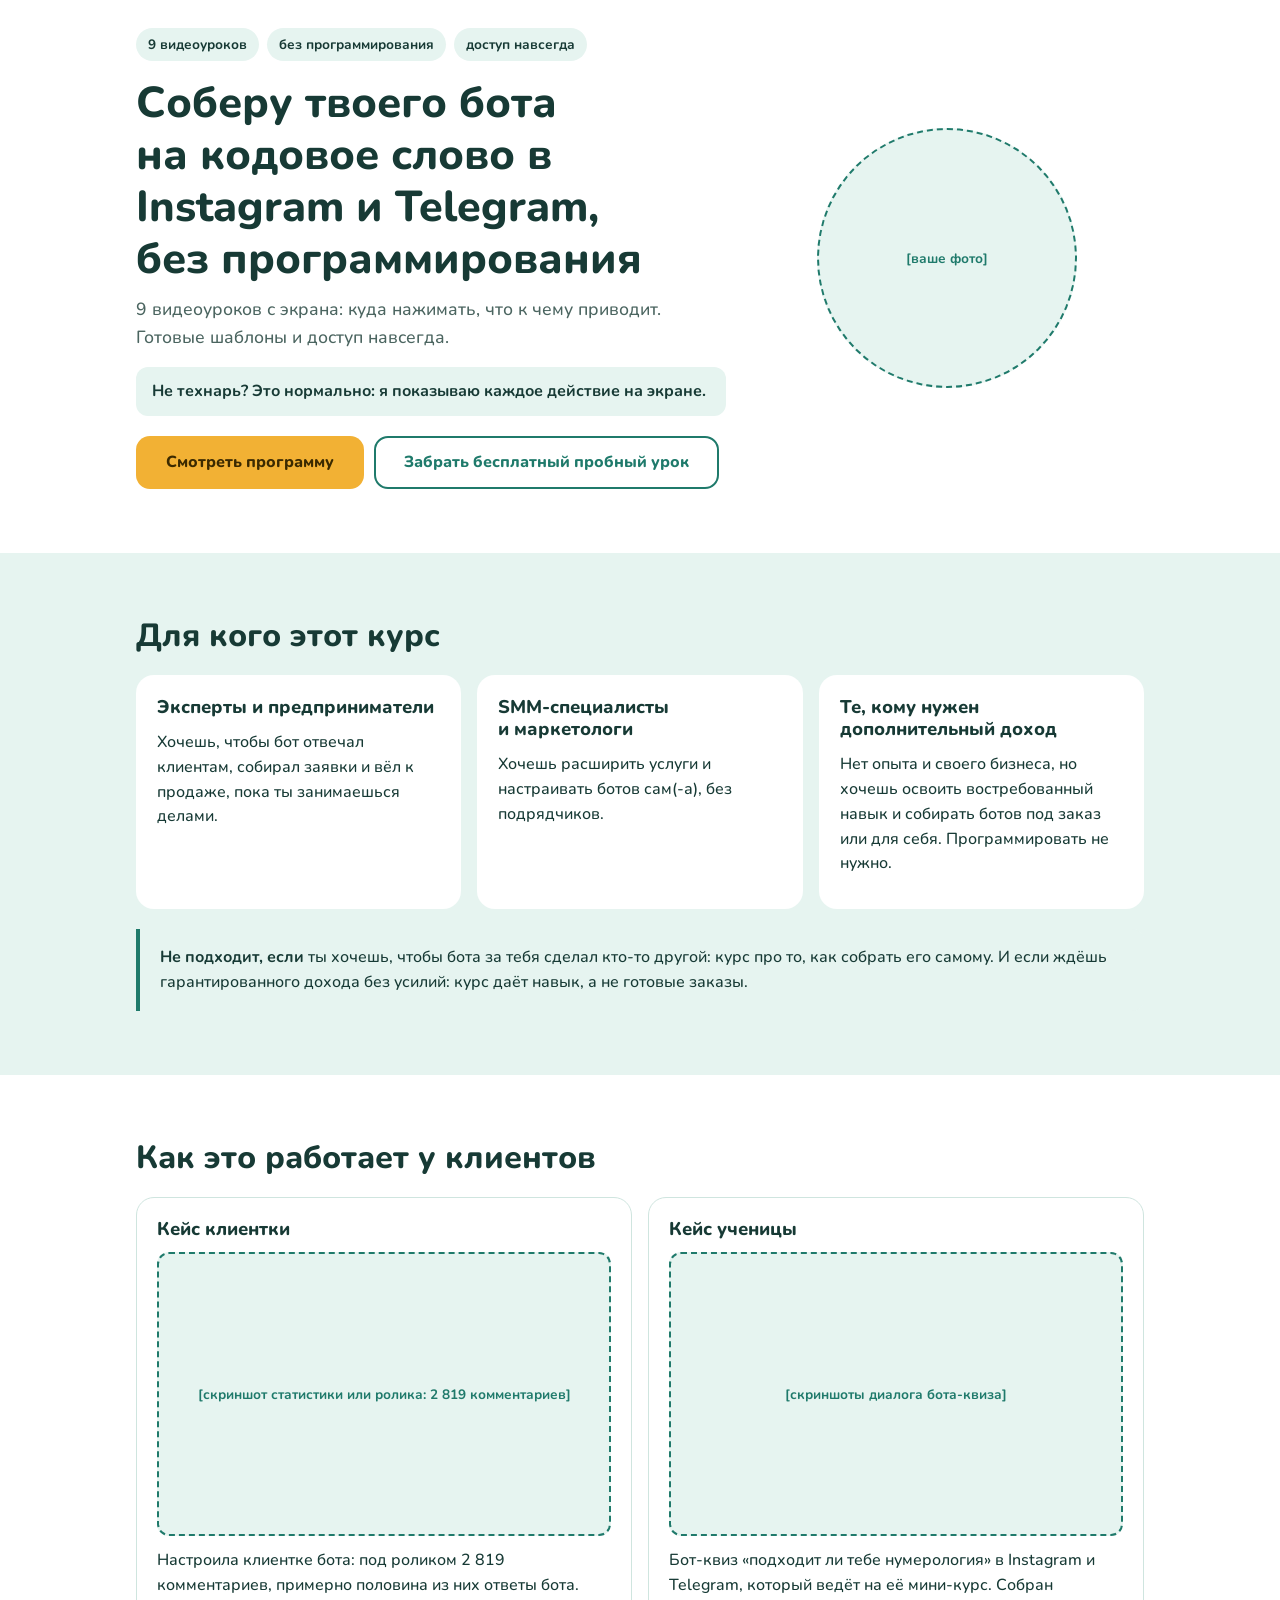
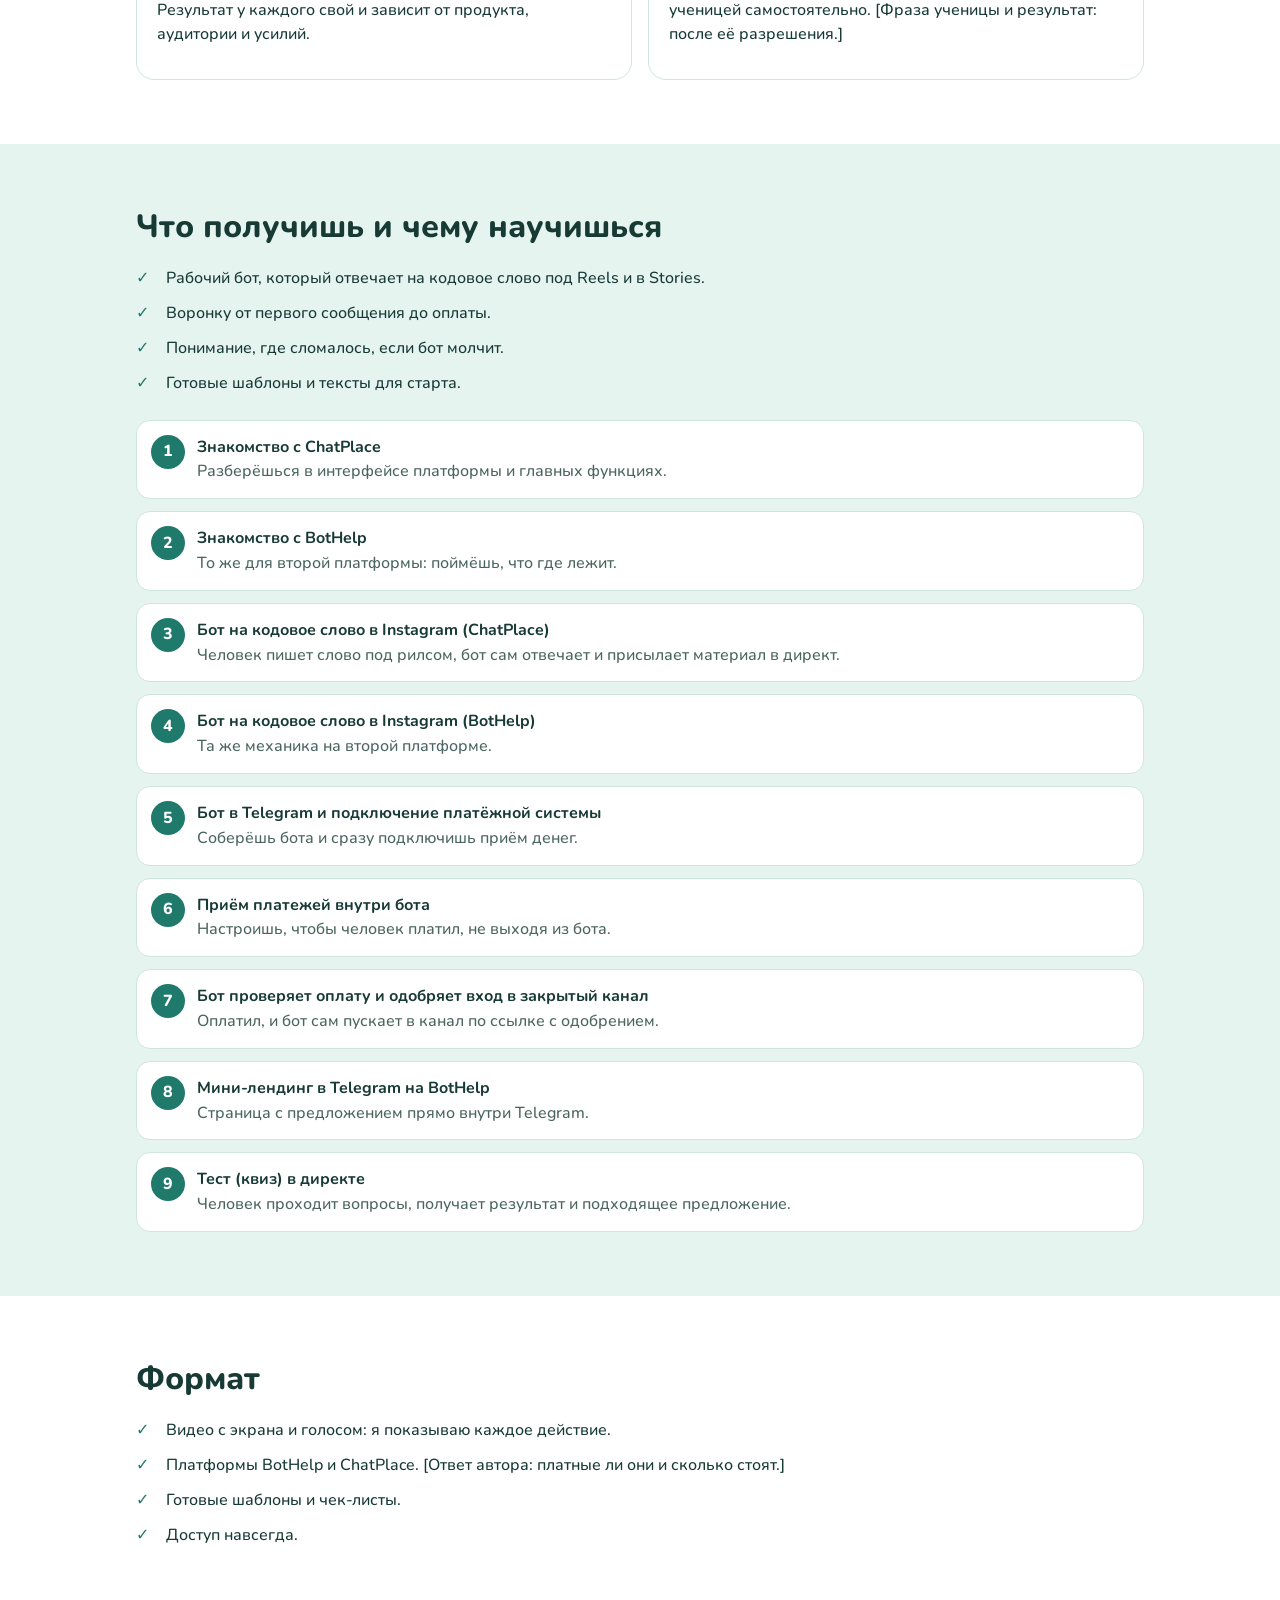
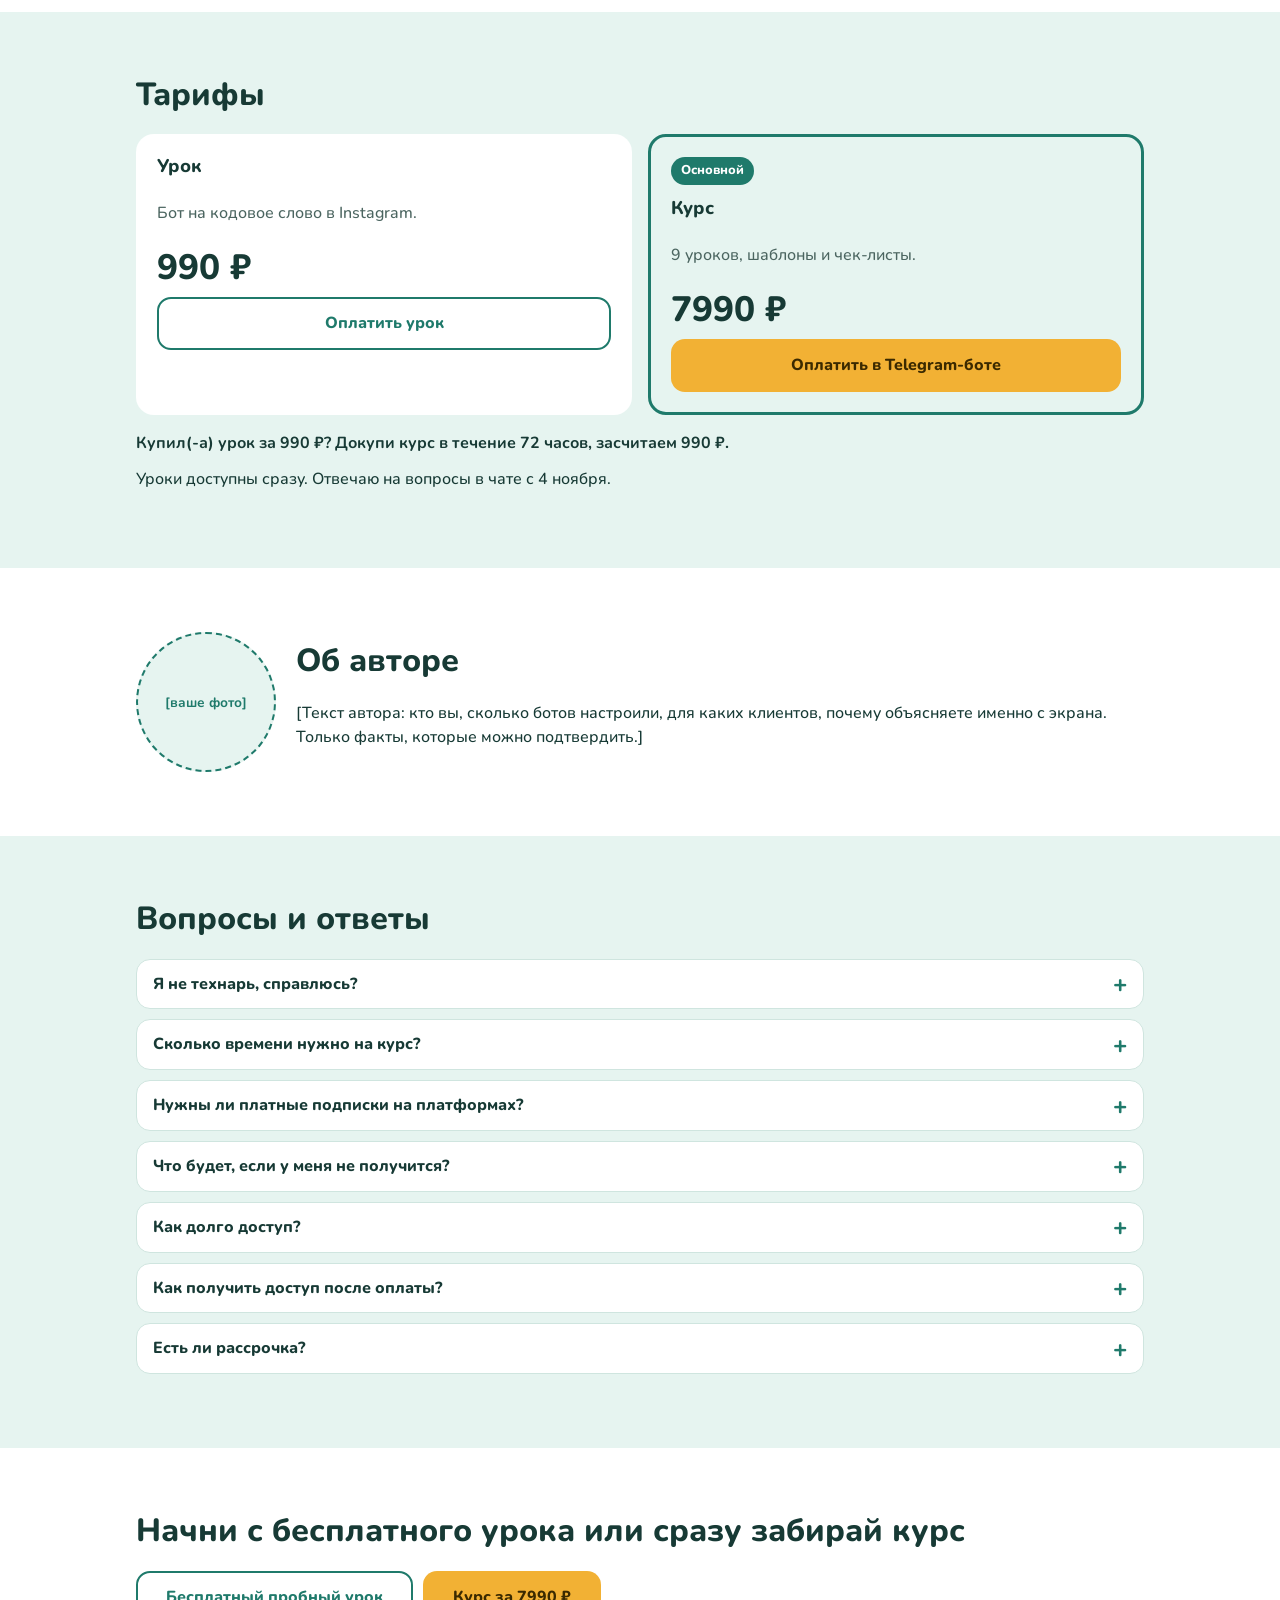
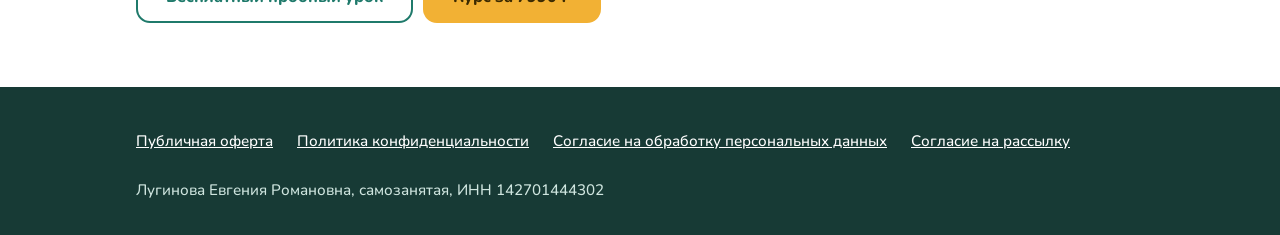
<file: index.html>
<!doctype html>
<html lang="ru">
<head>
  <meta charset="utf-8">
  <meta name="viewport" content="width=device-width, initial-scale=1">
  <title>Чат-боты без программирования: мини-курс</title>
  <meta name="description" content="9 видеоуроков с экрана: соберёшь бота на кодовое слово в Instagram и Telegram, подключишь оплату и закрытый канал. Без программирования.">
  <link rel="preconnect" href="https://fonts.googleapis.com">
  <link rel="preconnect" href="https://fonts.gstatic.com" crossorigin>
  <link rel="stylesheet" href="https://fonts.googleapis.com/css2?family=Nunito:wght@500;700;800&display=swap">
  <link rel="stylesheet" href="styles.css">
</head>
<body>

<main>
  <!-- 1. Первый экран -->
  <section id="hero" class="hero">
    <div class="wrap hero-grid">
      <div>
        <ul class="chips">
          <li class="chip">9 видеоуроков</li>
          <li class="chip">без программирования</li>
          <li class="chip">доступ навсегда</li>
        </ul>
        <h1>Соберу твоего бота на кодовое слово в Instagram и Telegram, без программирования</h1>
        <p class="lead">9 видеоуроков с экрана: куда нажимать, что к чему приводит. Готовые шаблоны и доступ навсегда.</p>
        <p class="note">Не технарь? Это нормально: я показываю каждое действие на экране.</p>
        <div class="btn-row">
          <a class="btn main" href="#program">Смотреть программу</a>
          <a class="btn ghost" href="#" data-link="freeLessonBot">Забрать бесплатный пробный урок</a>
        </div>
      </div>
      <div class="photo" role="img" aria-label="Место для фото автора">[ваше фото]</div>
    </div>
  </section>

  <!-- 2. Для кого -->
  <section id="audience" class="band">
    <div class="wrap">
      <h2>Для кого этот курс</h2>
      <div class="grid three">
        <div class="card">
          <h3>Эксперты и предприниматели</h3>
          <p>Хочешь, чтобы бот отвечал клиентам, собирал заявки и вёл к продаже, пока ты занимаешься делами.</p>
        </div>
        <div class="card">
          <h3>SMM-специалисты и маркетологи</h3>
          <p>Хочешь расширить услуги и настраивать ботов сам(-а), без подрядчиков.</p>
        </div>
        <div class="card">
          <h3>Те, кому нужен дополнительный доход</h3>
          <p>Нет опыта и своего бизнеса, но хочешь освоить востребованный навык и собирать ботов под заказ или для себя. Программировать не нужно.</p>
        </div>
      </div>
      <div class="not-for">
        <strong>Не подходит, если</strong> ты хочешь, чтобы бота за тебя сделал кто-то другой: курс про то, как собрать его самому. И если ждёшь гарантированного дохода без усилий: курс даёт навык, а не готовые заказы.
      </div>
    </div>
  </section>

  <!-- 3. Кейсы -->
  <section id="cases">
    <div class="wrap">
      <h2>Как это работает у клиентов</h2>
      <div class="grid two">
        <div class="card">
          <h3>Кейс клиентки</h3>
          <div class="shot">[скриншот статистики или ролика: 2 819 комментариев]</div>
          <p style="margin-top:12px">Настроила клиентке бота: под роликом 2 819 комментариев, примерно половина из них ответы бота. Результат у каждого свой и зависит от продукта, аудитории и усилий.</p>
        </div>
        <div class="card">
          <h3>Кейс ученицы</h3>
          <div class="shot">[скриншоты диалога бота-квиза]</div>
          <p style="margin-top:12px">Бот-квиз «подходит ли тебе нумерология» в Instagram и Telegram, который ведёт на её мини-курс. Собран ученицей самостоятельно. [Фраза ученицы и результат: после её разрешения.]</p>
        </div>
      </div>
    </div>
  </section>

  <!-- 4. Программа -->
  <section id="program" class="band">
    <div class="wrap">
      <h2>Что получишь и чему научишься</h2>
      <ul class="ticks">
        <li>Рабочий бот, который отвечает на кодовое слово под Reels и в Stories.</li>
        <li>Воронку от первого сообщения до оплаты.</li>
        <li>Понимание, где сломалось, если бот молчит.</li>
        <li>Готовые шаблоны и тексты для старта.</li>
      </ul>
      <ol class="lessons">
        <li><strong>Знакомство с ChatPlace</strong><span>Разберёшься в интерфейсе платформы и главных функциях.</span></li>
        <li><strong>Знакомство с BotHelp</strong><span>То же для второй платформы: поймёшь, что где лежит.</span></li>
        <li><strong>Бот на кодовое слово в Instagram (ChatPlace)</strong><span>Человек пишет слово под рилсом, бот сам отвечает и присылает материал в директ.</span></li>
        <li><strong>Бот на кодовое слово в Instagram (BotHelp)</strong><span>Та же механика на второй платформе.</span></li>
        <li><strong>Бот в Telegram и подключение платёжной системы</strong><span>Соберёшь бота и сразу подключишь приём денег.</span></li>
        <li><strong>Приём платежей внутри бота</strong><span>Настроишь, чтобы человек платил, не выходя из бота.</span></li>
        <li><strong>Бот проверяет оплату и одобряет вход в закрытый канал</strong><span>Оплатил, и бот сам пускает в канал по ссылке с одобрением.</span></li>
        <li><strong>Мини-лендинг в Telegram на BotHelp</strong><span>Страница с предложением прямо внутри Telegram.</span></li>
        <li><strong>Тест (квиз) в директе</strong><span>Человек проходит вопросы, получает результат и подходящее предложение.</span></li>
      </ol>
    </div>
  </section>

  <!-- 5. Формат -->
  <section id="format">
    <div class="wrap">
      <h2>Формат</h2>
      <ul class="ticks">
        <li>Видео с экрана и голосом: я показываю каждое действие.</li>
        <li>Платформы BotHelp и ChatPlace. [Ответ автора: платные ли они и сколько стоят.]</li>
        <li>Готовые шаблоны и чек-листы.</li>
        <li>Доступ навсегда.</li>
      </ul>
    </div>
  </section>

  <!-- 6. Тарифы -->
  <section id="pricing" class="band">
    <div class="wrap">
      <h2>Тарифы</h2>
      <div class="grid two">
        <div class="card price-card">
          <h3>Урок</h3>
          <p class="muted">Бот на кодовое слово в Instagram.</p>
          <div class="price">990 ₽</div>
          <a class="btn ghost" href="#" data-link="lessonBot">Оплатить урок</a>
        </div>
        <div class="card price-card featured">
          <span class="tag">Основной</span>
          <h3>Курс</h3>
          <p class="muted">9 уроков, шаблоны и чек-листы.</p>
          <div class="price">7990 ₽</div>
          <a class="btn main" href="#" data-link="courseBot">Оплатить в Telegram-боте</a>
        </div>
      </div>
      <p class="price-note">Купил(-а) урок за 990 ₽? Докупи курс в течение 72 часов, засчитаем 990 ₽.</p>
      <p>Уроки доступны сразу. Отвечаю на вопросы в чате с 4 ноября.</p>
    </div>
  </section>

  <!-- 7. Об авторе -->
  <section id="author">
    <div class="wrap author-row">
      <div class="photo" role="img" aria-label="Место для фото автора">[ваше фото]</div>
      <div>
        <h2>Об авторе</h2>
        <p>[Текст автора: кто вы, сколько ботов настроили, для каких клиентов, почему объясняете именно с экрана. Только факты, которые можно подтвердить.]</p>
      </div>
    </div>
  </section>

  <!-- 8. Вопросы и ответы -->
  <section id="faq" class="faq band">
    <div class="wrap">
      <h2>Вопросы и ответы</h2>
      <details>
        <summary>Я не технарь, справлюсь?</summary>
        <p>Курс записан с экрана: я показываю каждое действие, куда нажимать и что к чему приводит. Программировать не нужно.</p>
      </details>
      <details>
        <summary>Сколько времени нужно на курс?</summary>
        <p>[Реальная оценка автора.]</p>
      </details>
      <details>
        <summary>Нужны ли платные подписки на платформах?</summary>
        <p>[Ответ автора: да или нет, сколько стоит.]</p>
      </details>
      <details>
        <summary>Что будет, если у меня не получится?</summary>
        <p>Все уроки записаны, и к ним есть шаблоны и чек-листы, так что можно пересмотреть любое действие. Вопросы можно задать в чате, отвечаю с 4 ноября. Гарантии возврата нет: доступ к урокам открывается сразу после оплаты. Подробности в оферте.</p>
      </details>
      <details>
        <summary>Как долго доступ?</summary>
        <p>Навсегда.</p>
      </details>
      <details>
        <summary>Как получить доступ после оплаты?</summary>
        <p>Ссылка на закрытый канал приходит в Telegram-боте сразу после оплаты.</p>
      </details>
      <details>
        <summary>Есть ли рассрочка?</summary>
        <p>[Если есть: условия. Если нет: «Пока нет».]</p>
      </details>
    </div>
  </section>

  <!-- 9. Финальный призыв -->
  <section id="final">
    <div class="wrap">
      <h2>Начни с бесплатного урока или сразу забирай курс</h2>
      <div class="btn-row">
        <a class="btn ghost" href="#" data-link="freeLessonBot">Бесплатный пробный урок</a>
        <a class="btn main" href="#" data-link="courseBot">Курс за 7990 ₽</a>
      </div>
    </div>
  </section>
</main>

<!-- 10. Подвал -->
<footer id="footer">
  <div class="wrap">
    <ul>
      <li><a href="oferta.html" data-link="offer">Публичная оферта</a></li>
      <li><a href="privacy.html" data-link="privacy">Политика конфиденциальности</a></li>
      <li><a href="consent-data.html" data-link="consentData">Согласие на обработку персональных данных</a></li>
      <li><a href="consent-mailing.html" data-link="consentMailing">Согласие на рассылку</a></li>
    </ul>
    <address>Лугинова Евгения Романовна, самозанятая, ИНН 142701444302</address>
  </div>
</footer>

<script src="links.js"></script>
</body>
</html>
</file>
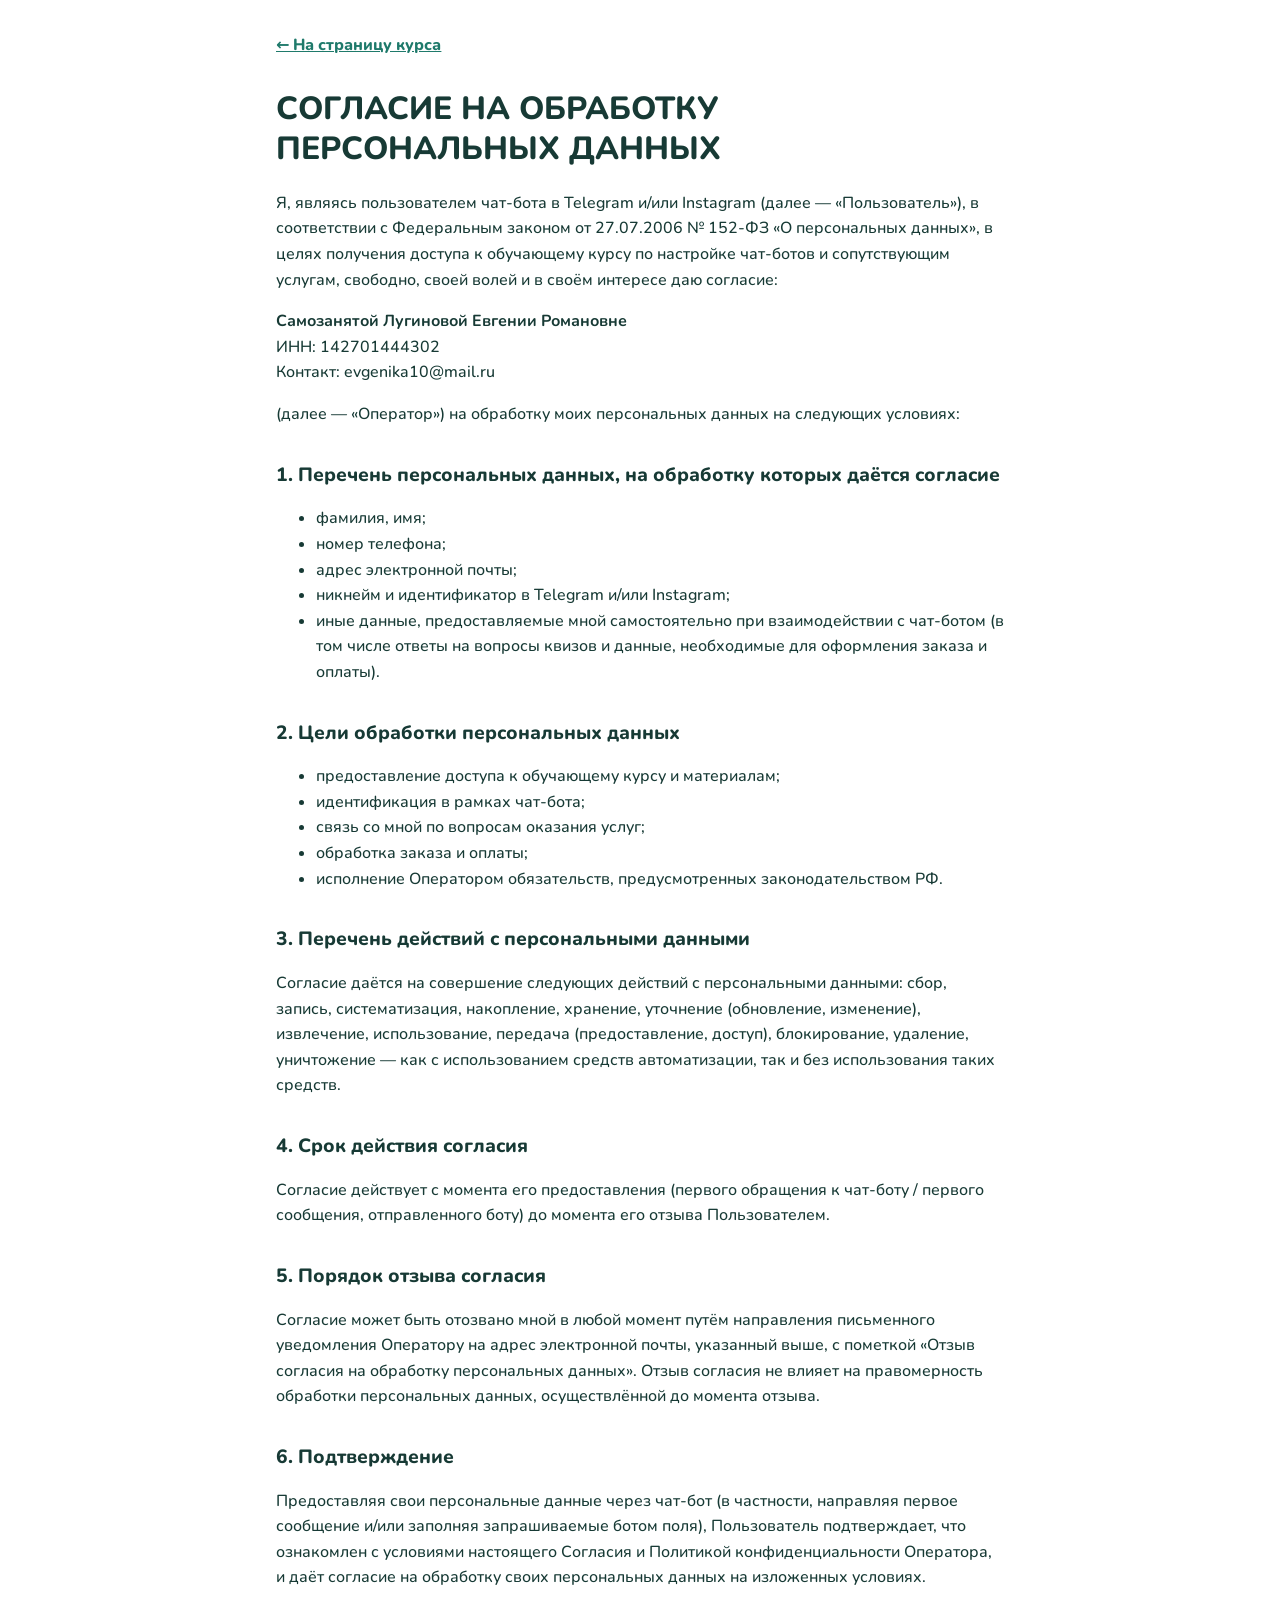
<file: consent-data.html>
<!doctype html>
<html lang="ru">
<head>
  <meta charset="utf-8">
  <meta name="viewport" content="width=device-width, initial-scale=1">
  <title>Согласие на обработку персональных данных</title>
  <link rel="stylesheet" href="https://fonts.googleapis.com/css2?family=Nunito:wght@500;800&display=swap">
  <link rel="stylesheet" href="legal.css">
</head>
<body>
<main class="doc">
<a class="back" href="index.html">← На страницу курса</a>
<h1>СОГЛАСИЕ НА ОБРАБОТКУ ПЕРСОНАЛЬНЫХ ДАННЫХ</h1>
<p>Я, являясь пользователем чат-бота в Telegram и/или Instagram (далее — «Пользователь»), в соответствии с Федеральным законом от 27.07.2006 № 152-ФЗ «О персональных данных», в целях получения доступа к обучающему курсу по настройке чат-ботов и сопутствующим услугам, свободно, своей волей и в своём интересе даю согласие:</p>
<p><strong>Самозанятой Лугиновой Евгении Романовне</strong><br />
ИНН: 142701444302<br />
Контакт: evgenika10@mail.ru</p>
<p>(далее — «Оператор») на обработку моих персональных данных на следующих условиях:</p>
<h2>1. Перечень персональных данных, на обработку которых даётся согласие</h2>
<ul>
<li>фамилия, имя;</li>
<li>номер телефона;</li>
<li>адрес электронной почты;</li>
<li>никнейм и идентификатор в Telegram и/или Instagram;</li>
<li>иные данные, предоставляемые мной самостоятельно при взаимодействии с чат-ботом (в том числе ответы на вопросы квизов и данные, необходимые для оформления заказа и оплаты).</li>
</ul>
<h2>2. Цели обработки персональных данных</h2>
<ul>
<li>предоставление доступа к обучающему курсу и материалам;</li>
<li>идентификация в рамках чат-бота;</li>
<li>связь со мной по вопросам оказания услуг;</li>
<li>обработка заказа и оплаты;</li>
<li>исполнение Оператором обязательств, предусмотренных законодательством РФ.</li>
</ul>
<h2>3. Перечень действий с персональными данными</h2>
<p>Согласие даётся на совершение следующих действий с персональными данными: сбор, запись, систематизация, накопление, хранение, уточнение (обновление, изменение), извлечение, использование, передача (предоставление, доступ), блокирование, удаление, уничтожение — как с использованием средств автоматизации, так и без использования таких средств.</p>
<h2>4. Срок действия согласия</h2>
<p>Согласие действует с момента его предоставления (первого обращения к чат-боту / первого сообщения, отправленного боту) до момента его отзыва Пользователем.</p>
<h2>5. Порядок отзыва согласия</h2>
<p>Согласие может быть отозвано мной в любой момент путём направления письменного уведомления Оператору на адрес электронной почты, указанный выше, с пометкой «Отзыв согласия на обработку персональных данных». Отзыв согласия не влияет на правомерность обработки персональных данных, осуществлённой до момента отзыва.</p>
<h2>6. Подтверждение</h2>
<p>Предоставляя свои персональные данные через чат-бот (в частности, направляя первое сообщение и/или заполняя запрашиваемые ботом поля), Пользователь подтверждает, что ознакомлен с условиями настоящего Согласия и Политикой конфиденциальности Оператора, и даёт согласие на обработку своих персональных данных на изложенных условиях.</p>
</main>
</body>
</html>
</file>
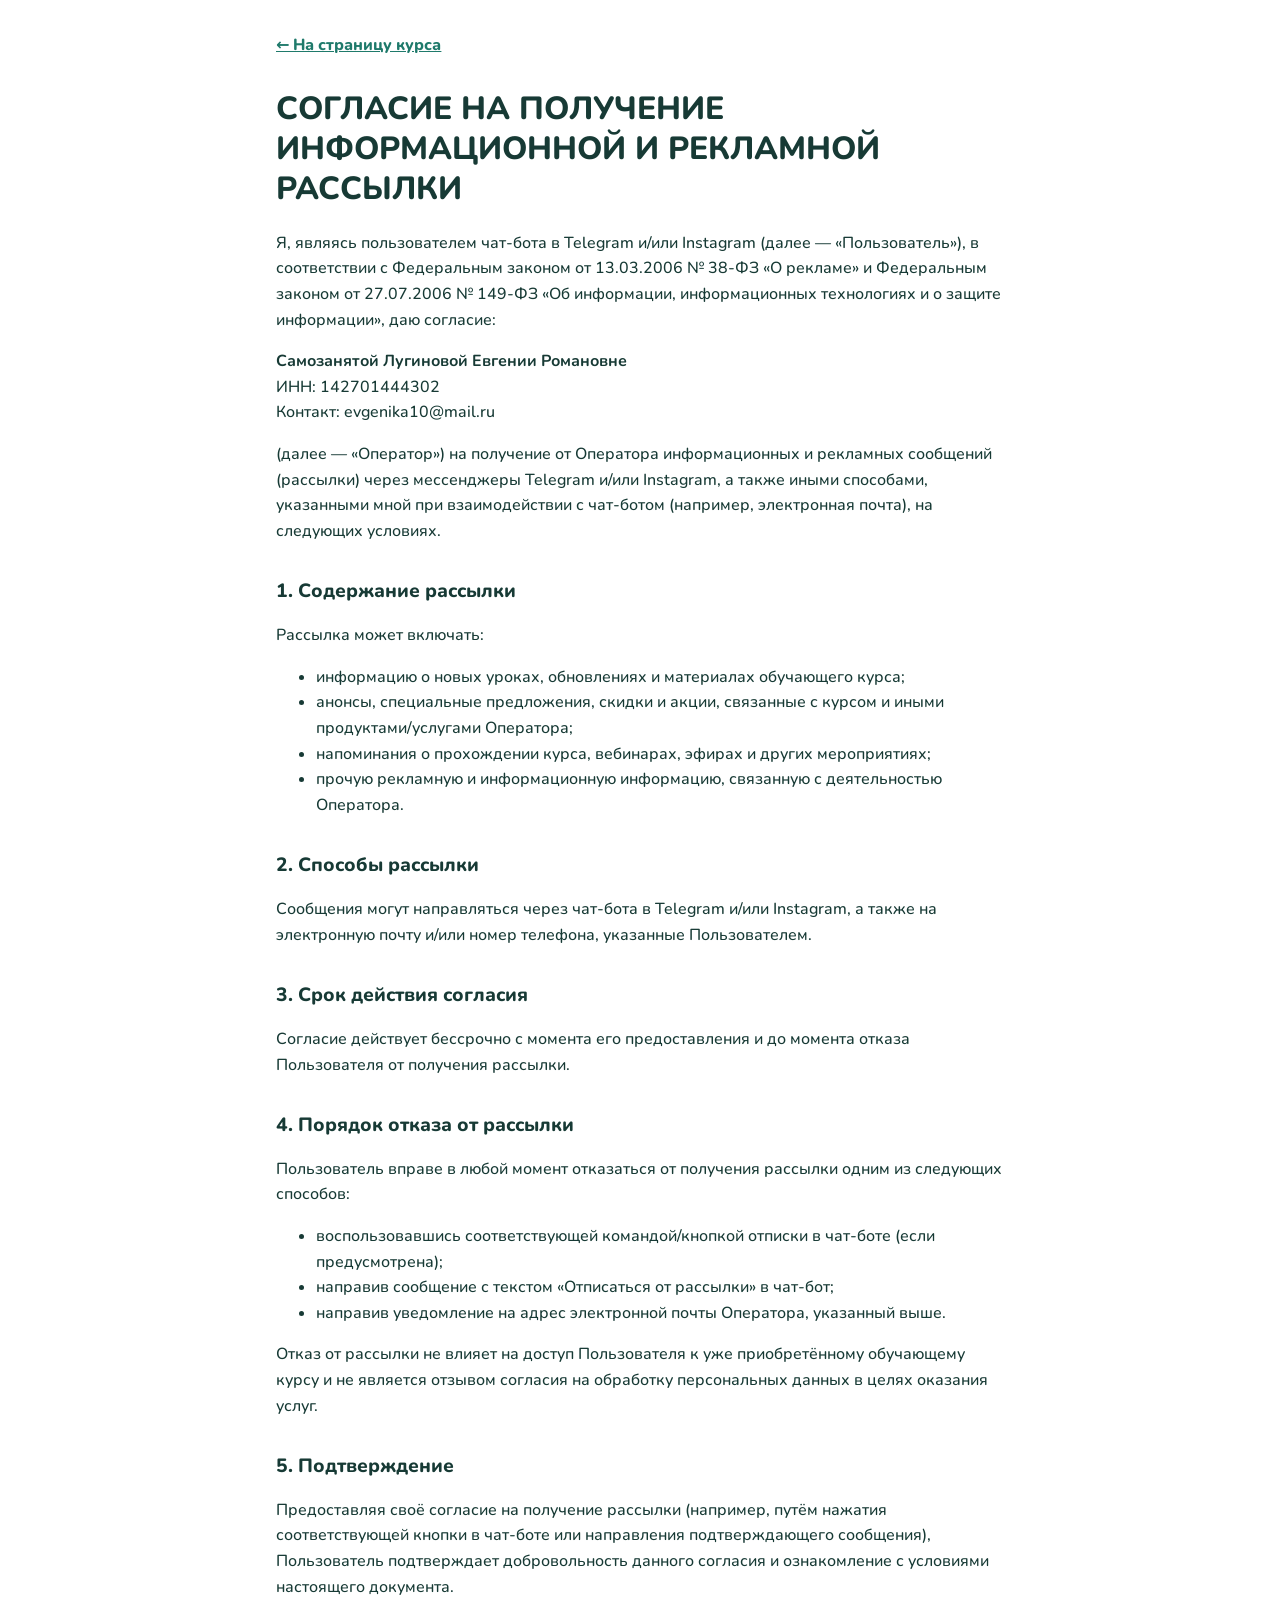
<file: consent-mailing.html>
<!doctype html>
<html lang="ru">
<head>
  <meta charset="utf-8">
  <meta name="viewport" content="width=device-width, initial-scale=1">
  <title>Согласие на получение информационной и рекламной рассылки</title>
  <link rel="stylesheet" href="https://fonts.googleapis.com/css2?family=Nunito:wght@500;800&display=swap">
  <link rel="stylesheet" href="legal.css">
</head>
<body>
<main class="doc">
<a class="back" href="index.html">← На страницу курса</a>
<h1>СОГЛАСИЕ НА ПОЛУЧЕНИЕ ИНФОРМАЦИОННОЙ И РЕКЛАМНОЙ РАССЫЛКИ</h1>
<p>Я, являясь пользователем чат-бота в Telegram и/или Instagram (далее — «Пользователь»), в соответствии с Федеральным законом от 13.03.2006 № 38-ФЗ «О рекламе» и Федеральным законом от 27.07.2006 № 149-ФЗ «Об информации, информационных технологиях и о защите информации», даю согласие:</p>
<p><strong>Самозанятой Лугиновой Евгении Романовне</strong><br />
ИНН: 142701444302<br />
Контакт: evgenika10@mail.ru</p>
<p>(далее — «Оператор») на получение от Оператора информационных и рекламных сообщений (рассылки) через мессенджеры Telegram и/или Instagram, а также иными способами, указанными мной при взаимодействии с чат-ботом (например, электронная почта), на следующих условиях.</p>
<h2>1. Содержание рассылки</h2>
<p>Рассылка может включать:</p>
<ul>
<li>информацию о новых уроках, обновлениях и материалах обучающего курса;</li>
<li>анонсы, специальные предложения, скидки и акции, связанные с курсом и иными продуктами/услугами Оператора;</li>
<li>напоминания о прохождении курса, вебинарах, эфирах и других мероприятиях;</li>
<li>прочую рекламную и информационную информацию, связанную с деятельностью Оператора.</li>
</ul>
<h2>2. Способы рассылки</h2>
<p>Сообщения могут направляться через чат-бота в Telegram и/или Instagram, а также на электронную почту и/или номер телефона, указанные Пользователем.</p>
<h2>3. Срок действия согласия</h2>
<p>Согласие действует бессрочно с момента его предоставления и до момента отказа Пользователя от получения рассылки.</p>
<h2>4. Порядок отказа от рассылки</h2>
<p>Пользователь вправе в любой момент отказаться от получения рассылки одним из следующих способов:</p>
<ul>
<li>воспользовавшись соответствующей командой/кнопкой отписки в чат-боте (если предусмотрена);</li>
<li>направив сообщение с текстом «Отписаться от рассылки» в чат-бот;</li>
<li>направив уведомление на адрес электронной почты Оператора, указанный выше.</li>
</ul>
<p>Отказ от рассылки не влияет на доступ Пользователя к уже приобретённому обучающему курсу и не является отзывом согласия на обработку персональных данных в целях оказания услуг.</p>
<h2>5. Подтверждение</h2>
<p>Предоставляя своё согласие на получение рассылки (например, путём нажатия соответствующей кнопки в чат-боте или направления подтверждающего сообщения), Пользователь подтверждает добровольность данного согласия и ознакомление с условиями настоящего документа.</p>
</main>
</body>
</html>
</file>
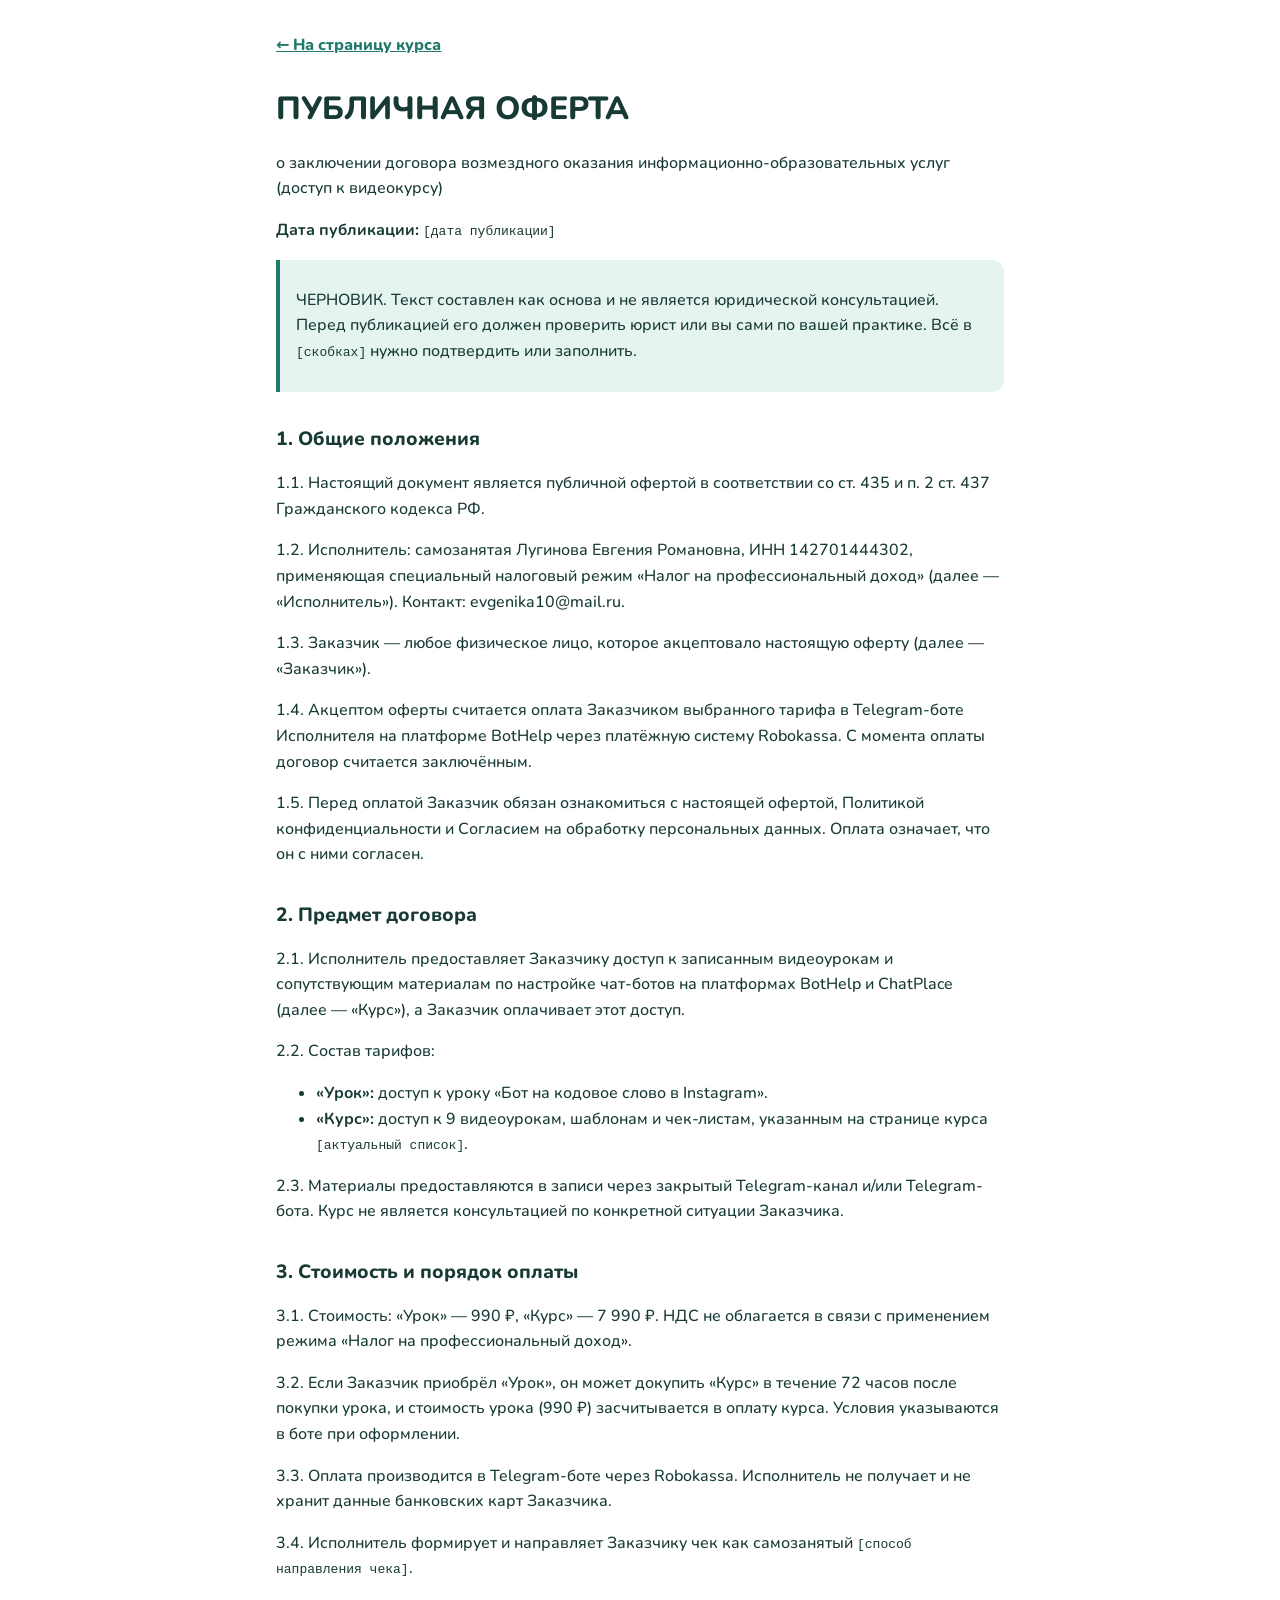
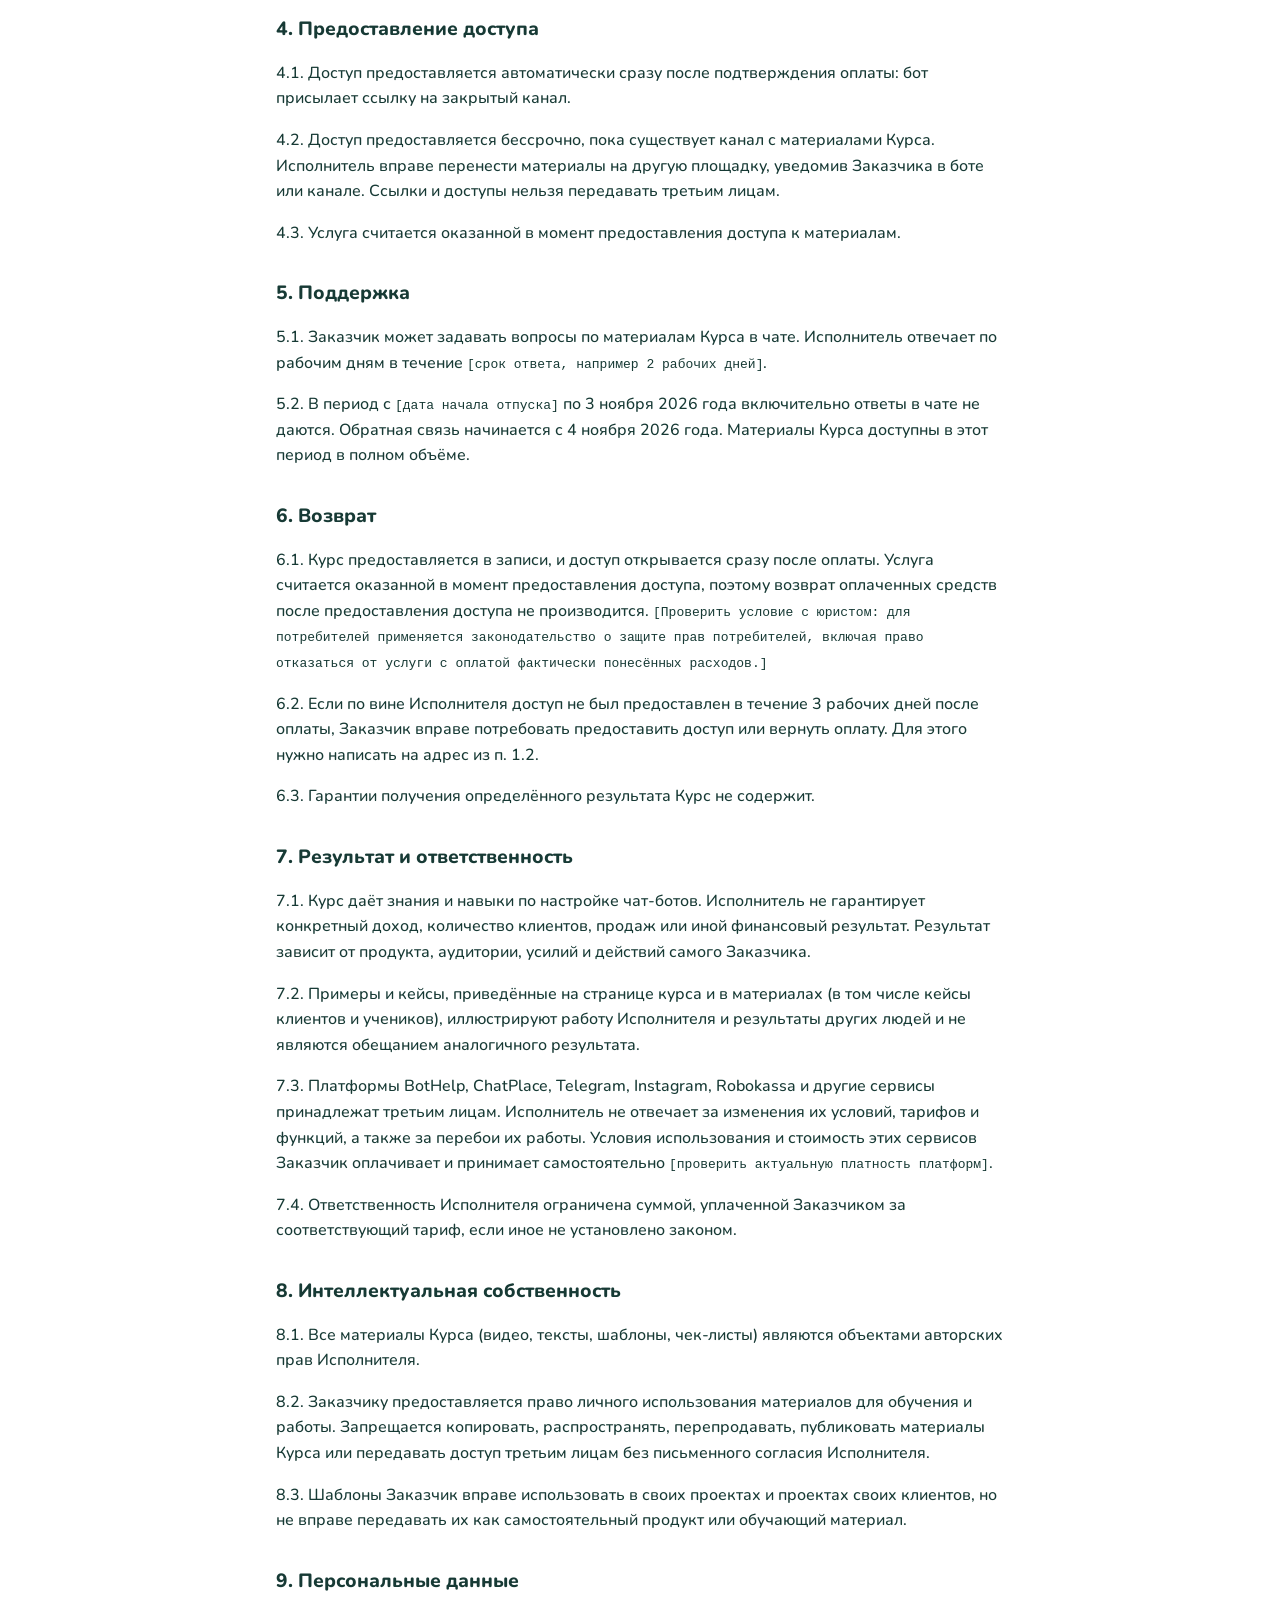
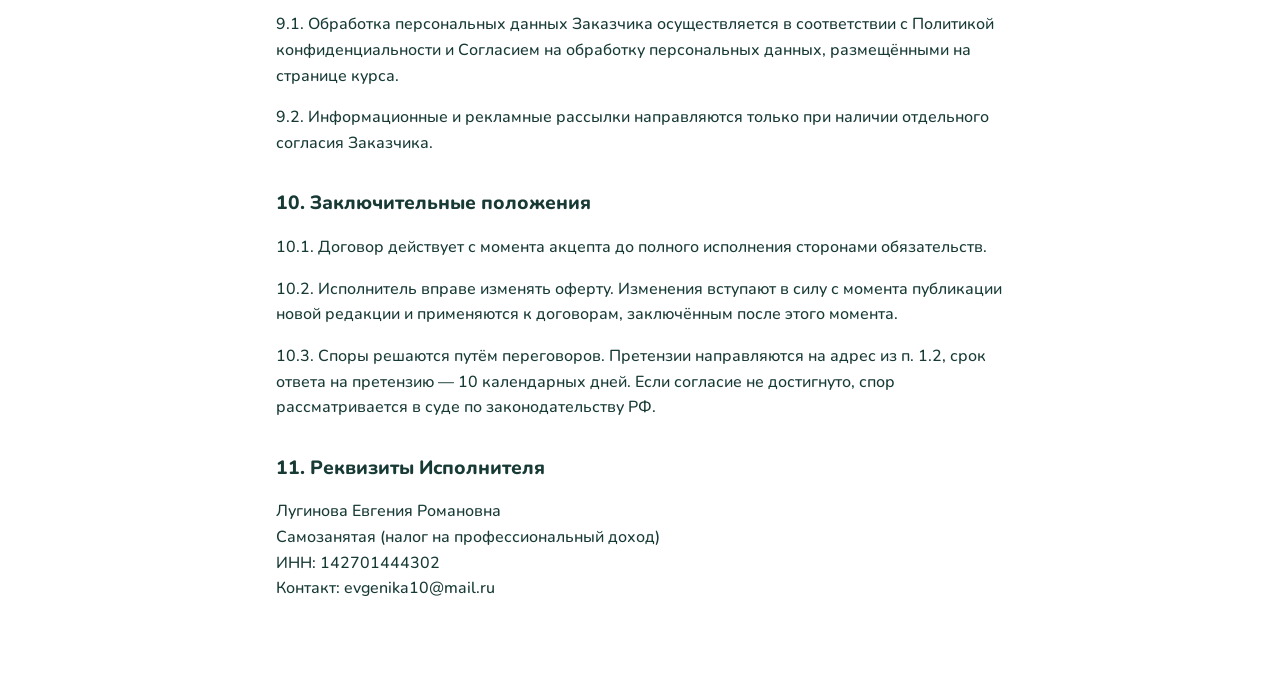
<file: oferta.html>
<!doctype html>
<html lang="ru">
<head>
  <meta charset="utf-8">
  <meta name="viewport" content="width=device-width, initial-scale=1">
  <title>Публичная оферта</title>
  <link rel="stylesheet" href="https://fonts.googleapis.com/css2?family=Nunito:wght@500;800&display=swap">
  <link rel="stylesheet" href="legal.css">
</head>
<body>
<main class="doc">
<a class="back" href="index.html">← На страницу курса</a>
<h1>ПУБЛИЧНАЯ ОФЕРТА</h1>
<p>о заключении договора возмездного оказания информационно-образовательных услуг (доступ к видеокурсу)</p>
<p><strong>Дата публикации:</strong> <code>[дата публикации]</code></p>
<blockquote>
<p>ЧЕРНОВИК. Текст составлен как основа и не является юридической консультацией. Перед публикацией его должен проверить юрист или вы сами по вашей практике. Всё в <code>[скобках]</code> нужно подтвердить или заполнить.</p>
</blockquote>
<h2>1. Общие положения</h2>
<p>1.1. Настоящий документ является публичной офертой в соответствии со ст. 435 и п. 2 ст. 437 Гражданского кодекса РФ.</p>
<p>1.2. Исполнитель: самозанятая Лугинова Евгения Романовна, ИНН 142701444302, применяющая специальный налоговый режим «Налог на профессиональный доход» (далее — «Исполнитель»). Контакт: evgenika10@mail.ru.</p>
<p>1.3. Заказчик — любое физическое лицо, которое акцептовало настоящую оферту (далее — «Заказчик»).</p>
<p>1.4. Акцептом оферты считается оплата Заказчиком выбранного тарифа в Telegram-боте Исполнителя на платформе BotHelp через платёжную систему Robokassa. С момента оплаты договор считается заключённым.</p>
<p>1.5. Перед оплатой Заказчик обязан ознакомиться с настоящей офертой, Политикой конфиденциальности и Согласием на обработку персональных данных. Оплата означает, что он с ними согласен.</p>
<h2>2. Предмет договора</h2>
<p>2.1. Исполнитель предоставляет Заказчику доступ к записанным видеоурокам и сопутствующим материалам по настройке чат-ботов на платформах BotHelp и ChatPlace (далее — «Курс»), а Заказчик оплачивает этот доступ.</p>
<p>2.2. Состав тарифов:</p>
<ul>
<li><strong>«Урок»:</strong> доступ к уроку «Бот на кодовое слово в Instagram».</li>
<li><strong>«Курс»:</strong> доступ к 9 видеоурокам, шаблонам и чек-листам, указанным на странице курса <code>[актуальный список]</code>.</li>
</ul>
<p>2.3. Материалы предоставляются в записи через закрытый Telegram-канал и/или Telegram-бота. Курс не является консультацией по конкретной ситуации Заказчика.</p>
<h2>3. Стоимость и порядок оплаты</h2>
<p>3.1. Стоимость: «Урок» — 990 ₽, «Курс» — 7 990 ₽. НДС не облагается в связи с применением режима «Налог на профессиональный доход».</p>
<p>3.2. Если Заказчик приобрёл «Урок», он может докупить «Курс» в течение 72 часов после покупки урока, и стоимость урока (990 ₽) засчитывается в оплату курса. Условия указываются в боте при оформлении.</p>
<p>3.3. Оплата производится в Telegram-боте через Robokassa. Исполнитель не получает и не хранит данные банковских карт Заказчика.</p>
<p>3.4. Исполнитель формирует и направляет Заказчику чек как самозанятый <code>[способ направления чека]</code>.</p>
<h2>4. Предоставление доступа</h2>
<p>4.1. Доступ предоставляется автоматически сразу после подтверждения оплаты: бот присылает ссылку на закрытый канал.</p>
<p>4.2. Доступ предоставляется бессрочно, пока существует канал с материалами Курса. Исполнитель вправе перенести материалы на другую площадку, уведомив Заказчика в боте или канале. Ссылки и доступы нельзя передавать третьим лицам.</p>
<p>4.3. Услуга считается оказанной в момент предоставления доступа к материалам.</p>
<h2>5. Поддержка</h2>
<p>5.1. Заказчик может задавать вопросы по материалам Курса в чате. Исполнитель отвечает по рабочим дням в течение <code>[срок ответа, например 2 рабочих дней]</code>.</p>
<p>5.2. В период с <code>[дата начала отпуска]</code> по 3 ноября 2026 года включительно ответы в чате не даются. Обратная связь начинается с 4 ноября 2026 года. Материалы Курса доступны в этот период в полном объёме.</p>
<h2>6. Возврат</h2>
<p>6.1. Курс предоставляется в записи, и доступ открывается сразу после оплаты. Услуга считается оказанной в момент предоставления доступа, поэтому возврат оплаченных средств после предоставления доступа не производится. <code>[Проверить условие с юристом: для потребителей применяется законодательство о защите прав потребителей, включая право отказаться от услуги с оплатой фактически понесённых расходов.]</code></p>
<p>6.2. Если по вине Исполнителя доступ не был предоставлен в течение 3 рабочих дней после оплаты, Заказчик вправе потребовать предоставить доступ или вернуть оплату. Для этого нужно написать на адрес из п. 1.2.</p>
<p>6.3. Гарантии получения определённого результата Курс не содержит.</p>
<h2>7. Результат и ответственность</h2>
<p>7.1. Курс даёт знания и навыки по настройке чат-ботов. Исполнитель не гарантирует конкретный доход, количество клиентов, продаж или иной финансовый результат. Результат зависит от продукта, аудитории, усилий и действий самого Заказчика.</p>
<p>7.2. Примеры и кейсы, приведённые на странице курса и в материалах (в том числе кейсы клиентов и учеников), иллюстрируют работу Исполнителя и результаты других людей и не являются обещанием аналогичного результата.</p>
<p>7.3. Платформы BotHelp, ChatPlace, Telegram, Instagram, Robokassa и другие сервисы принадлежат третьим лицам. Исполнитель не отвечает за изменения их условий, тарифов и функций, а также за перебои их работы. Условия использования и стоимость этих сервисов Заказчик оплачивает и принимает самостоятельно <code>[проверить актуальную платность платформ]</code>.</p>
<p>7.4. Ответственность Исполнителя ограничена суммой, уплаченной Заказчиком за соответствующий тариф, если иное не установлено законом.</p>
<h2>8. Интеллектуальная собственность</h2>
<p>8.1. Все материалы Курса (видео, тексты, шаблоны, чек-листы) являются объектами авторских прав Исполнителя.</p>
<p>8.2. Заказчику предоставляется право личного использования материалов для обучения и работы. Запрещается копировать, распространять, перепродавать, публиковать материалы Курса или передавать доступ третьим лицам без письменного согласия Исполнителя.</p>
<p>8.3. Шаблоны Заказчик вправе использовать в своих проектах и проектах своих клиентов, но не вправе передавать их как самостоятельный продукт или обучающий материал.</p>
<h2>9. Персональные данные</h2>
<p>9.1. Обработка персональных данных Заказчика осуществляется в соответствии с Политикой конфиденциальности и Согласием на обработку персональных данных, размещёнными на странице курса.</p>
<p>9.2. Информационные и рекламные рассылки направляются только при наличии отдельного согласия Заказчика.</p>
<h2>10. Заключительные положения</h2>
<p>10.1. Договор действует с момента акцепта до полного исполнения сторонами обязательств.</p>
<p>10.2. Исполнитель вправе изменять оферту. Изменения вступают в силу с момента публикации новой редакции и применяются к договорам, заключённым после этого момента.</p>
<p>10.3. Споры решаются путём переговоров. Претензии направляются на адрес из п. 1.2, срок ответа на претензию — 10 календарных дней. Если согласие не достигнуто, спор рассматривается в суде по законодательству РФ.</p>
<h2>11. Реквизиты Исполнителя</h2>
<p>Лугинова Евгения Романовна<br />
Самозанятая (налог на профессиональный доход)<br />
ИНН: 142701444302<br />
Контакт: evgenika10@mail.ru</p>
</main>
</body>
</html>
</file>
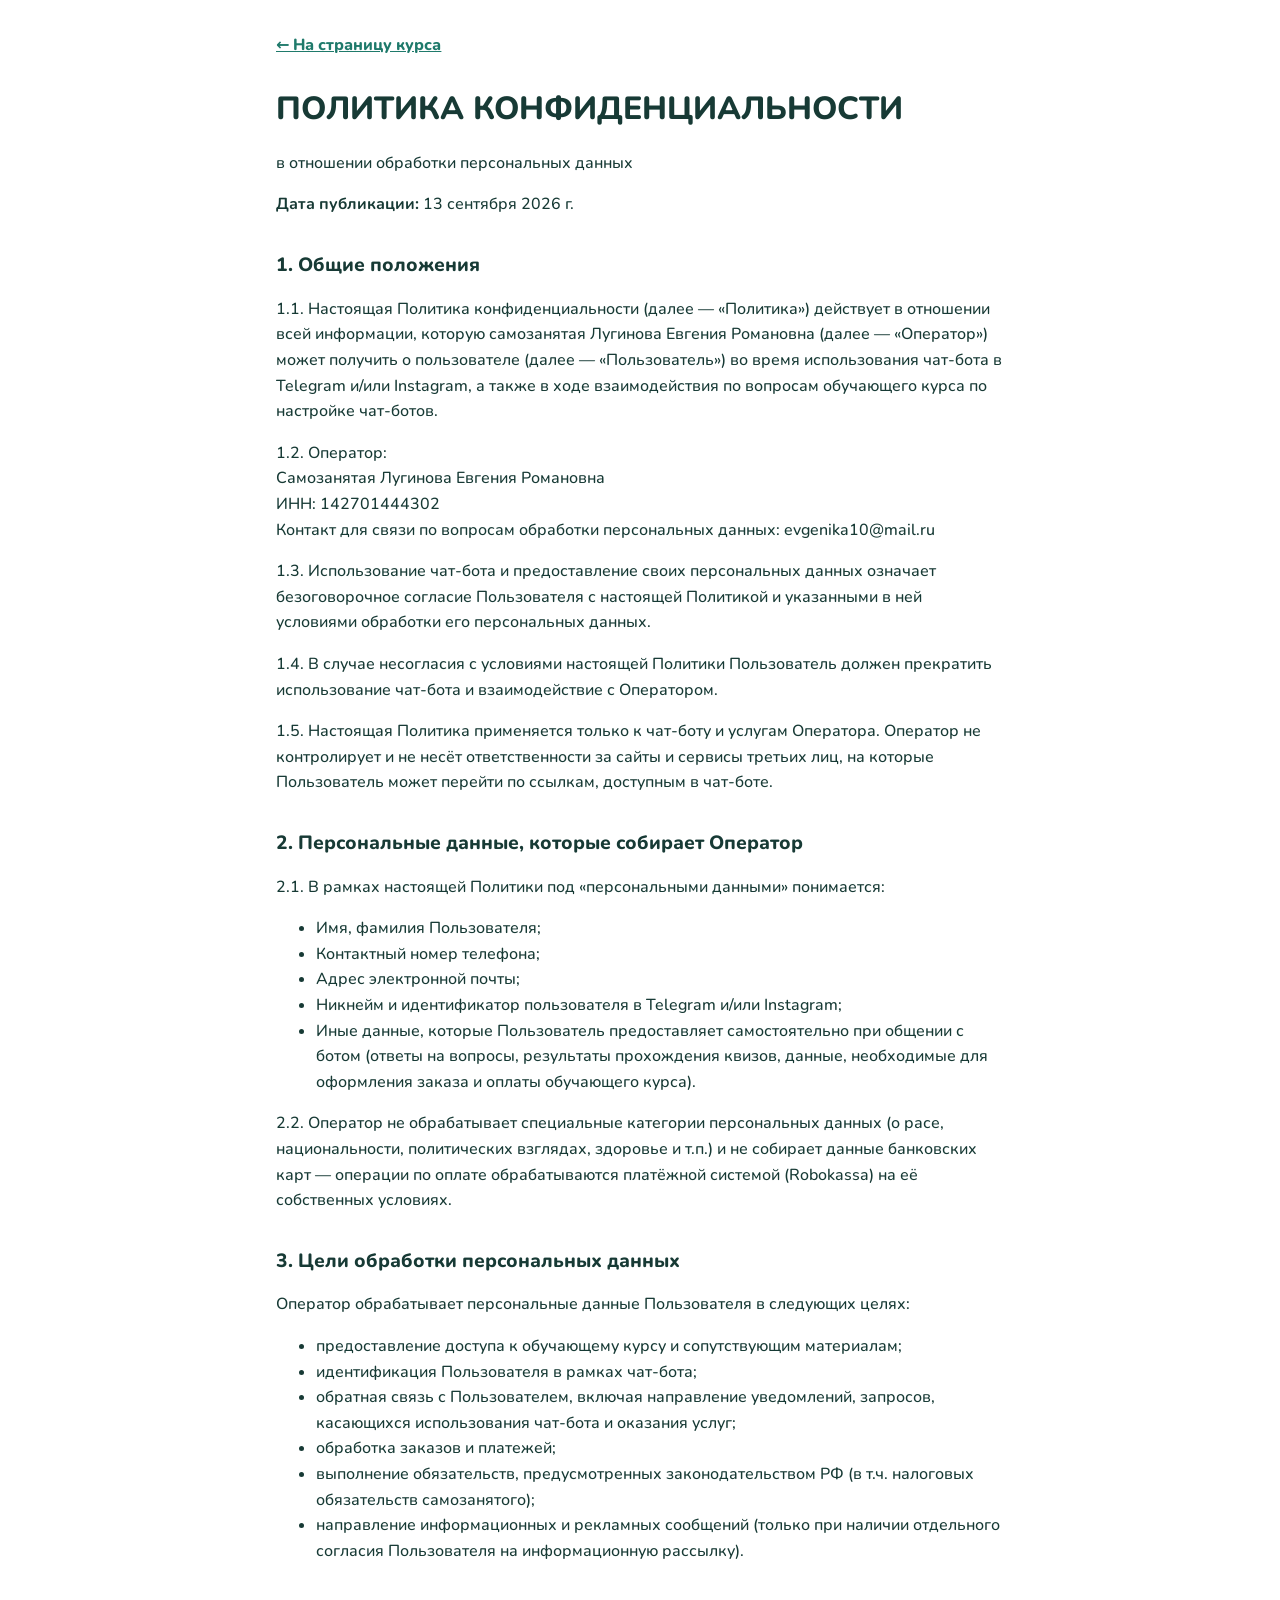
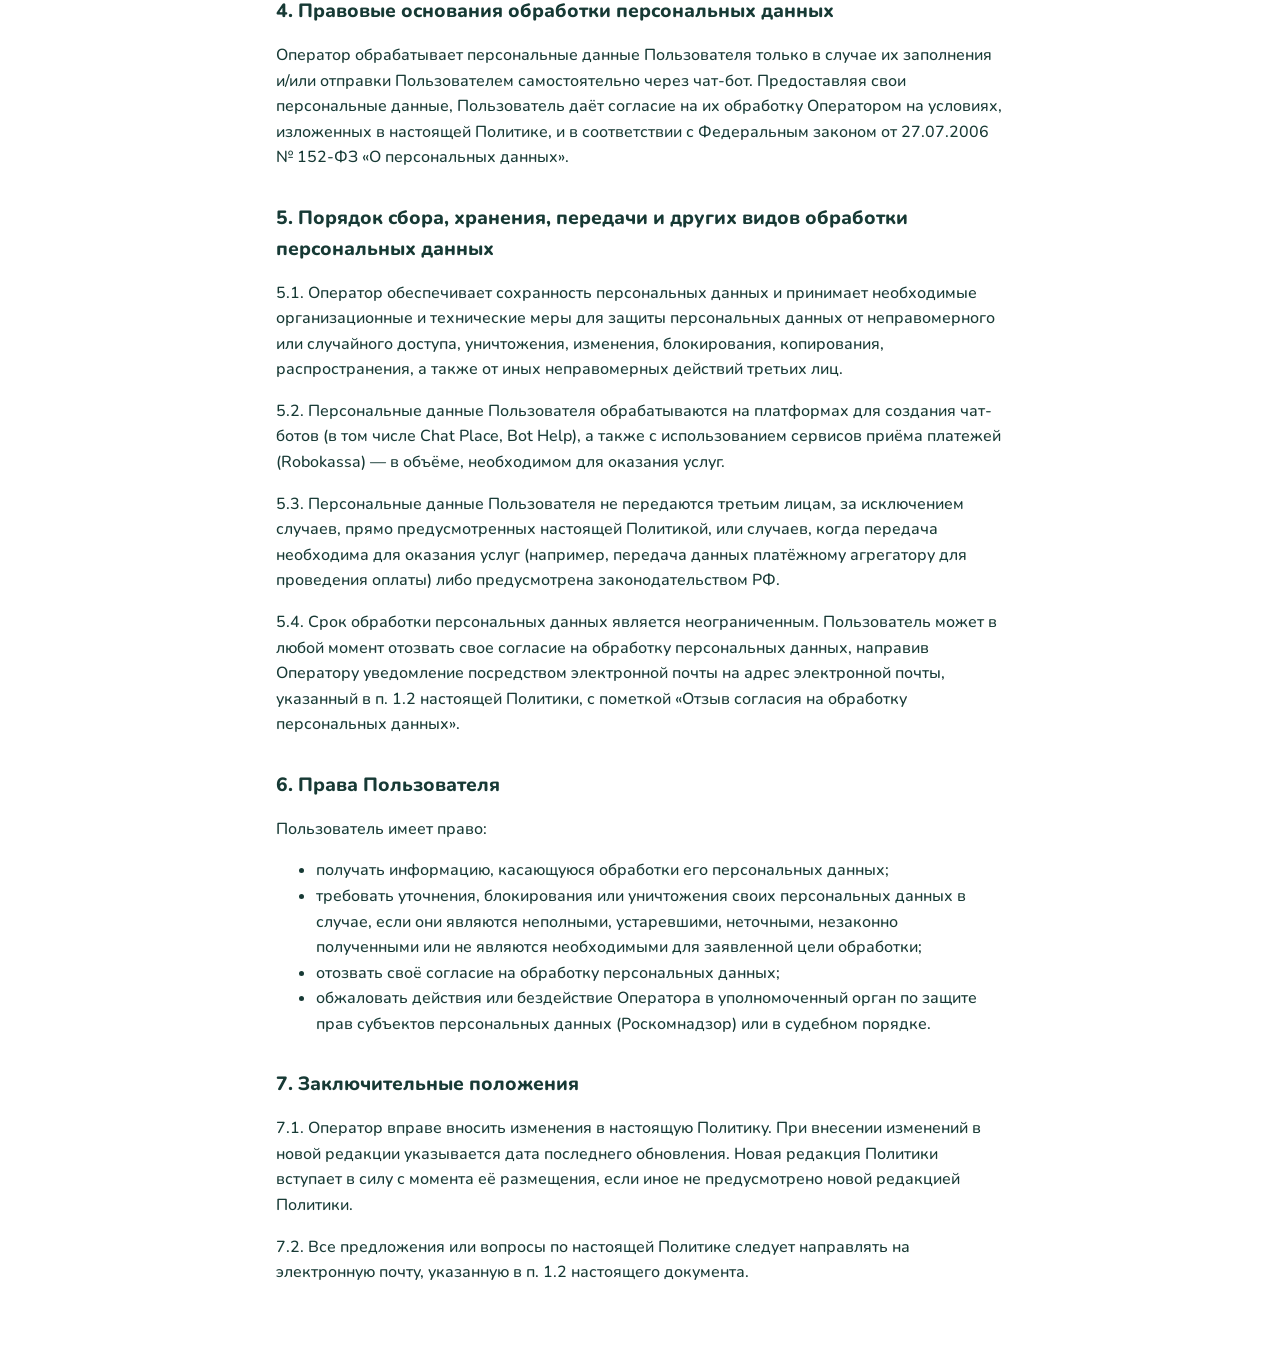
<file: privacy.html>
<!doctype html>
<html lang="ru">
<head>
  <meta charset="utf-8">
  <meta name="viewport" content="width=device-width, initial-scale=1">
  <title>Политика конфиденциальности</title>
  <link rel="stylesheet" href="https://fonts.googleapis.com/css2?family=Nunito:wght@500;800&display=swap">
  <link rel="stylesheet" href="legal.css">
</head>
<body>
<main class="doc">
<a class="back" href="index.html">← На страницу курса</a>
<h1>ПОЛИТИКА КОНФИДЕНЦИАЛЬНОСТИ</h1>
<p>в отношении обработки персональных данных</p>
<p><strong>Дата публикации:</strong> 13 сентября 2026 г.</p>
<h2>1. Общие положения</h2>
<p>1.1. Настоящая Политика конфиденциальности (далее — «Политика») действует в отношении всей информации, которую самозанятая Лугинова Евгения Романовна (далее — «Оператор») может получить о пользователе (далее — «Пользователь») во время использования чат-бота в Telegram и/или Instagram, а также в ходе взаимодействия по вопросам обучающего курса по настройке чат-ботов.</p>
<p>1.2. Оператор:<br />
Самозанятая Лугинова Евгения Романовна<br />
ИНН: 142701444302<br />
Контакт для связи по вопросам обработки персональных данных: evgenika10@mail.ru</p>
<p>1.3. Использование чат-бота и предоставление своих персональных данных означает безоговорочное согласие Пользователя с настоящей Политикой и указанными в ней условиями обработки его персональных данных.</p>
<p>1.4. В случае несогласия с условиями настоящей Политики Пользователь должен прекратить использование чат-бота и взаимодействие с Оператором.</p>
<p>1.5. Настоящая Политика применяется только к чат-боту и услугам Оператора. Оператор не контролирует и не несёт ответственности за сайты и сервисы третьих лиц, на которые Пользователь может перейти по ссылкам, доступным в чат-боте.</p>
<h2>2. Персональные данные, которые собирает Оператор</h2>
<p>2.1. В рамках настоящей Политики под «персональными данными» понимается:</p>
<ul>
<li>Имя, фамилия Пользователя;</li>
<li>Контактный номер телефона;</li>
<li>Адрес электронной почты;</li>
<li>Никнейм и идентификатор пользователя в Telegram и/или Instagram;</li>
<li>Иные данные, которые Пользователь предоставляет самостоятельно при общении с ботом (ответы на вопросы, результаты прохождения квизов, данные, необходимые для оформления заказа и оплаты обучающего курса).</li>
</ul>
<p>2.2. Оператор не обрабатывает специальные категории персональных данных (о расе, национальности, политических взглядах, здоровье и т.п.) и не собирает данные банковских карт — операции по оплате обрабатываются платёжной системой (Robokassa) на её собственных условиях.</p>
<h2>3. Цели обработки персональных данных</h2>
<p>Оператор обрабатывает персональные данные Пользователя в следующих целях:</p>
<ul>
<li>предоставление доступа к обучающему курсу и сопутствующим материалам;</li>
<li>идентификация Пользователя в рамках чат-бота;</li>
<li>обратная связь с Пользователем, включая направление уведомлений, запросов, касающихся использования чат-бота и оказания услуг;</li>
<li>обработка заказов и платежей;</li>
<li>выполнение обязательств, предусмотренных законодательством РФ (в т.ч. налоговых обязательств самозанятого);</li>
<li>направление информационных и рекламных сообщений (только при наличии отдельного согласия Пользователя на информационную рассылку).</li>
</ul>
<h2>4. Правовые основания обработки персональных данных</h2>
<p>Оператор обрабатывает персональные данные Пользователя только в случае их заполнения и/или отправки Пользователем самостоятельно через чат-бот. Предоставляя свои персональные данные, Пользователь даёт согласие на их обработку Оператором на условиях, изложенных в настоящей Политике, и в соответствии с Федеральным законом от 27.07.2006 № 152-ФЗ «О персональных данных».</p>
<h2>5. Порядок сбора, хранения, передачи и других видов обработки персональных данных</h2>
<p>5.1. Оператор обеспечивает сохранность персональных данных и принимает необходимые организационные и технические меры для защиты персональных данных от неправомерного или случайного доступа, уничтожения, изменения, блокирования, копирования, распространения, а также от иных неправомерных действий третьих лиц.</p>
<p>5.2. Персональные данные Пользователя обрабатываются на платформах для создания чат-ботов (в том числе Chat Place, Bot Help), а также с использованием сервисов приёма платежей (Robokassa) — в объёме, необходимом для оказания услуг.</p>
<p>5.3. Персональные данные Пользователя не передаются третьим лицам, за исключением случаев, прямо предусмотренных настоящей Политикой, или случаев, когда передача необходима для оказания услуг (например, передача данных платёжному агрегатору для проведения оплаты) либо предусмотрена законодательством РФ.</p>
<p>5.4. Срок обработки персональных данных является неограниченным. Пользователь может в любой момент отозвать свое согласие на обработку персональных данных, направив Оператору уведомление посредством электронной почты на адрес электронной почты, указанный в п. 1.2 настоящей Политики, с пометкой «Отзыв согласия на обработку персональных данных».</p>
<h2>6. Права Пользователя</h2>
<p>Пользователь имеет право:</p>
<ul>
<li>получать информацию, касающуюся обработки его персональных данных;</li>
<li>требовать уточнения, блокирования или уничтожения своих персональных данных в случае, если они являются неполными, устаревшими, неточными, незаконно полученными или не являются необходимыми для заявленной цели обработки;</li>
<li>отозвать своё согласие на обработку персональных данных;</li>
<li>обжаловать действия или бездействие Оператора в уполномоченный орган по защите прав субъектов персональных данных (Роскомнадзор) или в судебном порядке.</li>
</ul>
<h2>7. Заключительные положения</h2>
<p>7.1. Оператор вправе вносить изменения в настоящую Политику. При внесении изменений в новой редакции указывается дата последнего обновления. Новая редакция Политики вступает в силу с момента её размещения, если иное не предусмотрено новой редакцией Политики.</p>
<p>7.2. Все предложения или вопросы по настоящей Политике следует направлять на электронную почту, указанную в п. 1.2 настоящего документа.</p>
</main>
</body>
</html>
</file>
<file: styles.css>
/* Стиль «Мята». Токены цвета и шрифта сверху, всё остальное строится на них. */
:root {
  --bg: #ffffff;
  --ink: #173a35;
  --muted: #4b6560;
  --soft: #e6f4f0;
  --line: #cfe5df;
  --accent: #1f7a6b;
  --btn: #f2b134;
  --btn-ink: #3b2a00;
  --r-btn: 14px;
  --r-card: 18px;
  --font: "Nunito", system-ui, -apple-system, "Segoe UI", sans-serif;
  color-scheme: light;
}

* { box-sizing: border-box; }
html { scroll-behavior: smooth; }
body {
  margin: 0;
  background: var(--bg);
  color: var(--ink);
  font-family: var(--font);
  font-size: 1rem;
  font-weight: 500;
  line-height: 1.55;
}
img { max-width: 100%; }
a { color: var(--accent); }
:focus-visible { outline: 3px solid var(--accent); outline-offset: 3px; border-radius: 6px; }

.wrap {
  max-width: 1040px;
  margin: 0 auto;
  padding-left: max(16px, env(safe-area-inset-left, 0px));
  padding-right: max(16px, env(safe-area-inset-right, 0px));
}
section { padding-block: 40px; }
.band { background: var(--soft); }

h1, h2, h3 { font-weight: 800; line-height: 1.2; margin: 0 0 12px; text-wrap: balance; overflow-wrap: break-word; }
h1 { font-size: clamp(1.7rem, 6.4vw, 2.7rem); }
h2 { font-size: clamp(1.4rem, 4.6vw, 2rem); margin-bottom: 20px; }
h3 { font-size: 1.15rem; }
p { margin: 0 0 12px; }
.lead { font-size: 1.1rem; color: var(--muted); }
.muted { color: var(--muted); }

/* кнопки */
.btn {
  display: flex; align-items: center; justify-content: center; text-align: center;
  min-height: 52px; padding: 12px 20px;
  border-radius: var(--r-btn);
  font-weight: 800; font-size: 1rem; text-decoration: none;
  border: 2px solid transparent;
}
.btn.main { background: var(--btn); color: var(--btn-ink); }
.btn.ghost { background: #fff; border-color: var(--accent); color: var(--accent); }
.btn-row { display: grid; gap: 10px; margin-top: 20px; }

/* плашки и заглушки */
.chips { display: flex; flex-wrap: wrap; gap: 8px; margin: 0 0 16px; padding: 0; list-style: none; }
.chip { background: var(--soft); color: var(--ink); font-weight: 700; font-size: .85rem; padding: 6px 12px; border-radius: 99px; }
.photo, .shot {
  border: 2px dashed var(--accent); background: var(--soft); color: var(--accent);
  display: grid; place-items: center; text-align: center; font-size: .85rem; font-weight: 700; padding: 10px;
}
.photo { width: 140px; height: 140px; border-radius: 50%; }
.shot { border-radius: 12px; aspect-ratio: 16 / 10; width: 100%; max-width: 100%; }

/* первый экран */
.hero { padding-top: 28px; }
.hero-grid { display: grid; gap: 24px; }
.hero .note { margin-top: 16px; padding: 12px 16px; background: var(--soft); border-radius: 12px; font-weight: 700; }

/* карточки */
.grid { display: grid; gap: 16px; }
.card { background: #fff; border: 1px solid var(--line); border-radius: var(--r-card); padding: 20px; min-width: 0; }
.band .card { border-color: transparent; }
.not-for { margin-top: 20px; padding: 16px 20px; border-left: 4px solid var(--accent); background: var(--soft); border-radius: 0 12px 12px 0; }

/* программа */
.lessons { counter-reset: lesson; list-style: none; margin: 24px 0 0; padding: 0; display: grid; gap: 12px; }
.lessons li { counter-increment: lesson; position: relative; padding: 14px 16px 14px 60px; border: 1px solid var(--line); border-radius: 14px; background: #fff; }
.lessons li::before {
  content: counter(lesson); position: absolute; left: 14px; top: 14px;
  width: 34px; height: 34px; border-radius: 50%; background: var(--accent); color: #fff;
  display: grid; place-items: center; font-weight: 800;
}
.lessons strong { display: block; }
.lessons span { color: var(--muted); }
.ticks { list-style: none; margin: 0; padding: 0; display: grid; gap: 10px; }
.ticks li { position: relative; padding-left: 30px; }
.ticks li::before { content: "✓"; position: absolute; left: 0; color: var(--accent); font-weight: 800; }

/* тарифы */
.price-card { display: flex; flex-direction: column; gap: 12px; }
.price-card .price { font-size: 2.2rem; font-weight: 800; line-height: 1; }
.price-card.featured { background: var(--soft); border: 3px solid var(--accent); }
.price-card .tag { align-self: flex-start; background: var(--accent); color: #fff; font-size: .8rem; font-weight: 800; padding: 4px 10px; border-radius: 99px; }
.price-note { margin-top: 16px; font-weight: 700; }

/* об авторе */
.author-row { display: grid; gap: 20px; align-items: center; }

/* вопросы и ответы */
.faq details { border: 1px solid var(--line); border-radius: 14px; background: #fff; margin-bottom: 10px; }
.faq summary { cursor: pointer; min-height: 48px; padding: 12px 16px; font-weight: 800; list-style: none; display: flex; align-items: center; justify-content: space-between; gap: 12px; }
.faq summary::-webkit-details-marker { display: none; }
.faq summary::after { content: "+"; font-size: 1.5rem; line-height: 1; color: var(--accent); flex: none; }
.faq details[open] summary::after { content: "−"; }
.faq summary:focus-visible { outline: 3px solid var(--accent); outline-offset: -3px; }
.faq details[open] summary { color: var(--accent); }
.faq details p { padding: 0 16px 14px; margin: 0; }

/* подвал */
footer { background: var(--ink); color: #e6f4f0; padding-block: 32px; font-size: .95rem; }
footer a { color: #fff; display: inline-flex; align-items: center; min-height: 44px; }
footer :focus-visible { outline-color: #fff; }
footer ul { list-style: none; padding: 0; margin: 0 0 16px; display: grid; gap: 8px; }
footer address { font-style: normal; color: #cfe5df; }

/* от 768px колонки идут в ряд */
@media (min-width: 768px) {
  section { padding-block: 64px; }
  .hero-grid { grid-template-columns: 1.5fr 1fr; align-items: center; }
  .hero .photo { width: 260px; height: 260px; justify-self: center; }
  .btn-row { grid-template-columns: repeat(2, auto); justify-content: start; }
  .btn-row .btn { padding-inline: 28px; }
  .grid.three { grid-template-columns: repeat(3, 1fr); }
  .grid.two { grid-template-columns: repeat(2, 1fr); }
  .author-row { grid-template-columns: auto 1fr; }
  footer ul { display: flex; flex-wrap: wrap; gap: 8px 24px; }
}
@media (prefers-reduced-motion: reduce) { html { scroll-behavior: auto; } }
</file>
<file: legal.css>
/* Юридические страницы: токены те же, что в styles.css */
:root { --bg:#fff; --ink:#173a35; --muted:#4b6560; --soft:#e6f4f0; --accent:#1f7a6b; color-scheme: light; }
* { box-sizing: border-box; }
body { margin: 0; background: var(--bg); color: var(--ink); font-family: "Nunito", system-ui, sans-serif; font-weight: 500; line-height: 1.6; }
.doc { max-width: 760px; margin: 0 auto; padding: 24px max(16px, env(safe-area-inset-right, 0px)) 56px max(16px, env(safe-area-inset-left, 0px)); overflow-wrap: break-word; }
.back { display: inline-flex; align-items: center; min-height: 44px; font-weight: 800; color: var(--accent); }
h1 { font-size: clamp(1.4rem, 5vw, 2rem); line-height: 1.25; font-weight: 800; }
h2 { font-size: 1.2rem; font-weight: 800; margin-top: 32px; }
blockquote { margin: 16px 0; padding: 12px 16px; background: var(--soft); border-left: 4px solid var(--accent); border-radius: 0 12px 12px 0; }
a { color: var(--accent); }
:focus-visible { outline: 3px solid var(--accent); outline-offset: 3px; }
</file>
